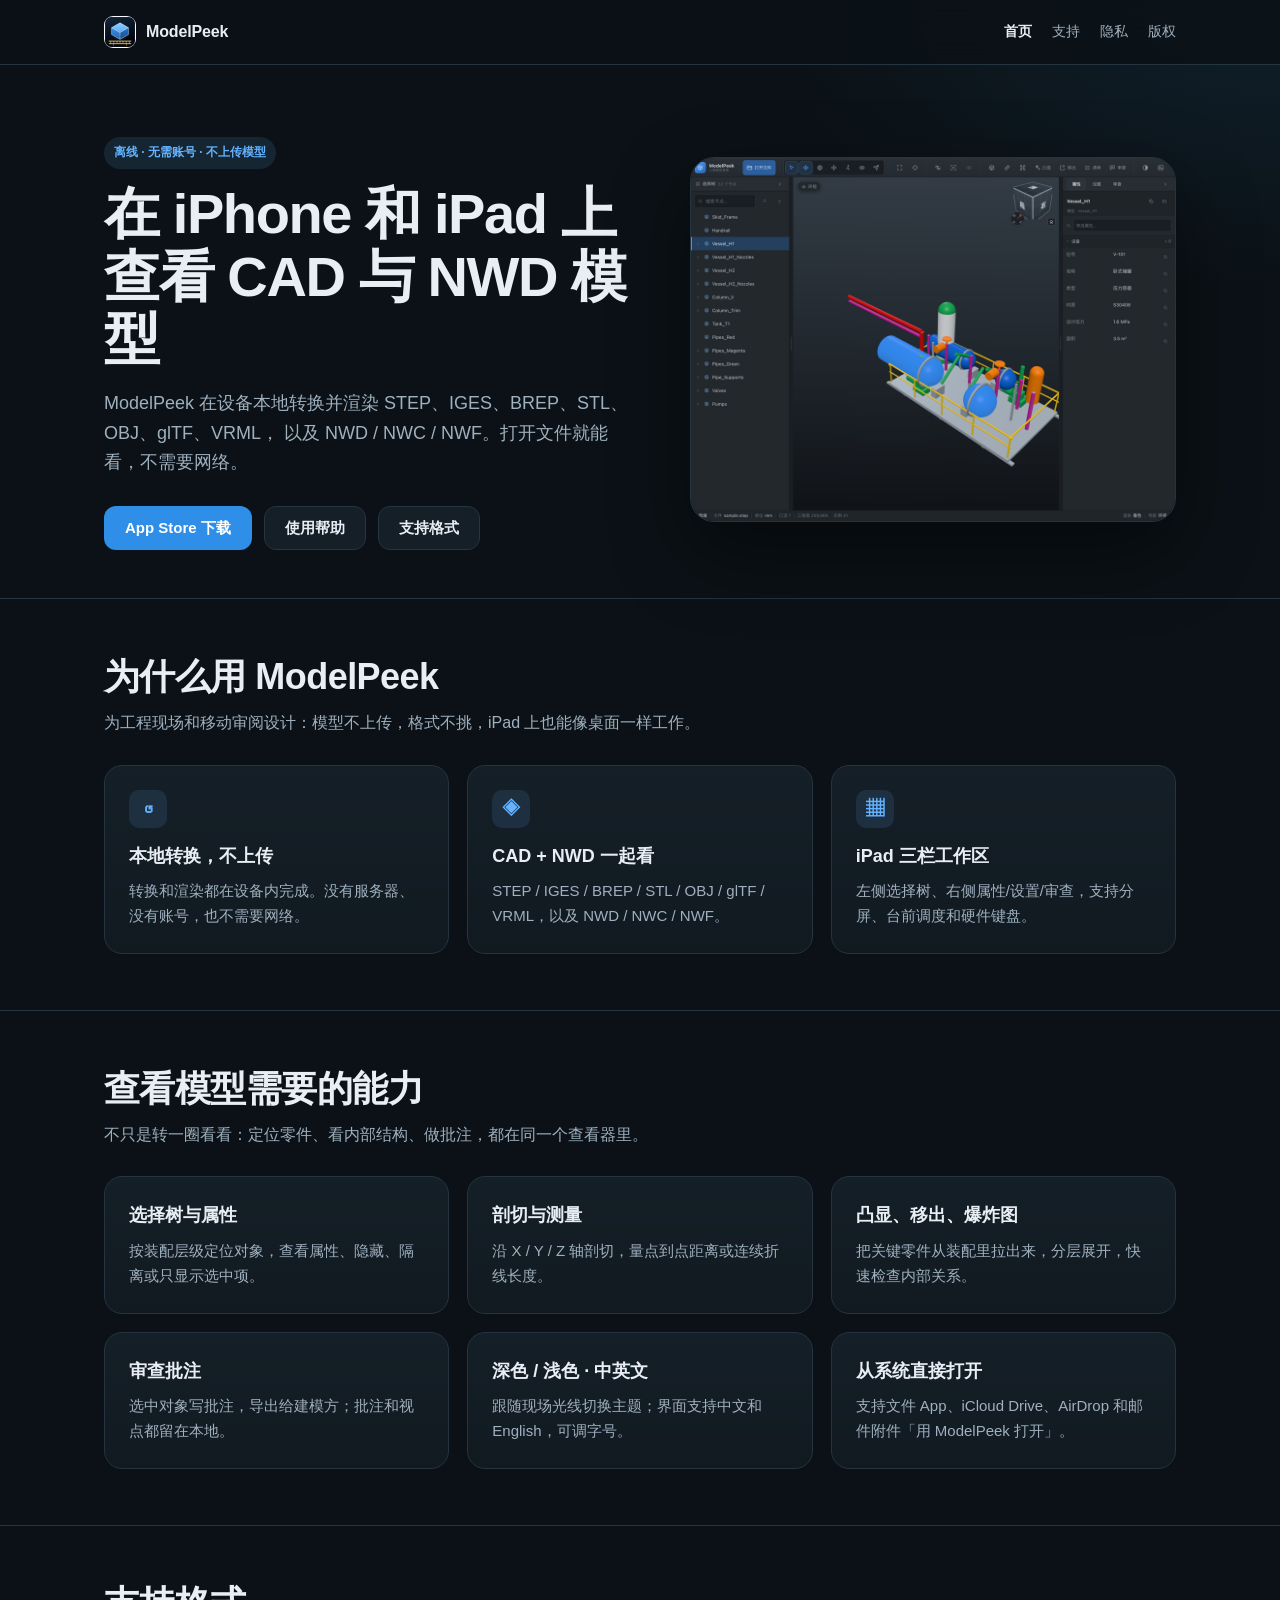
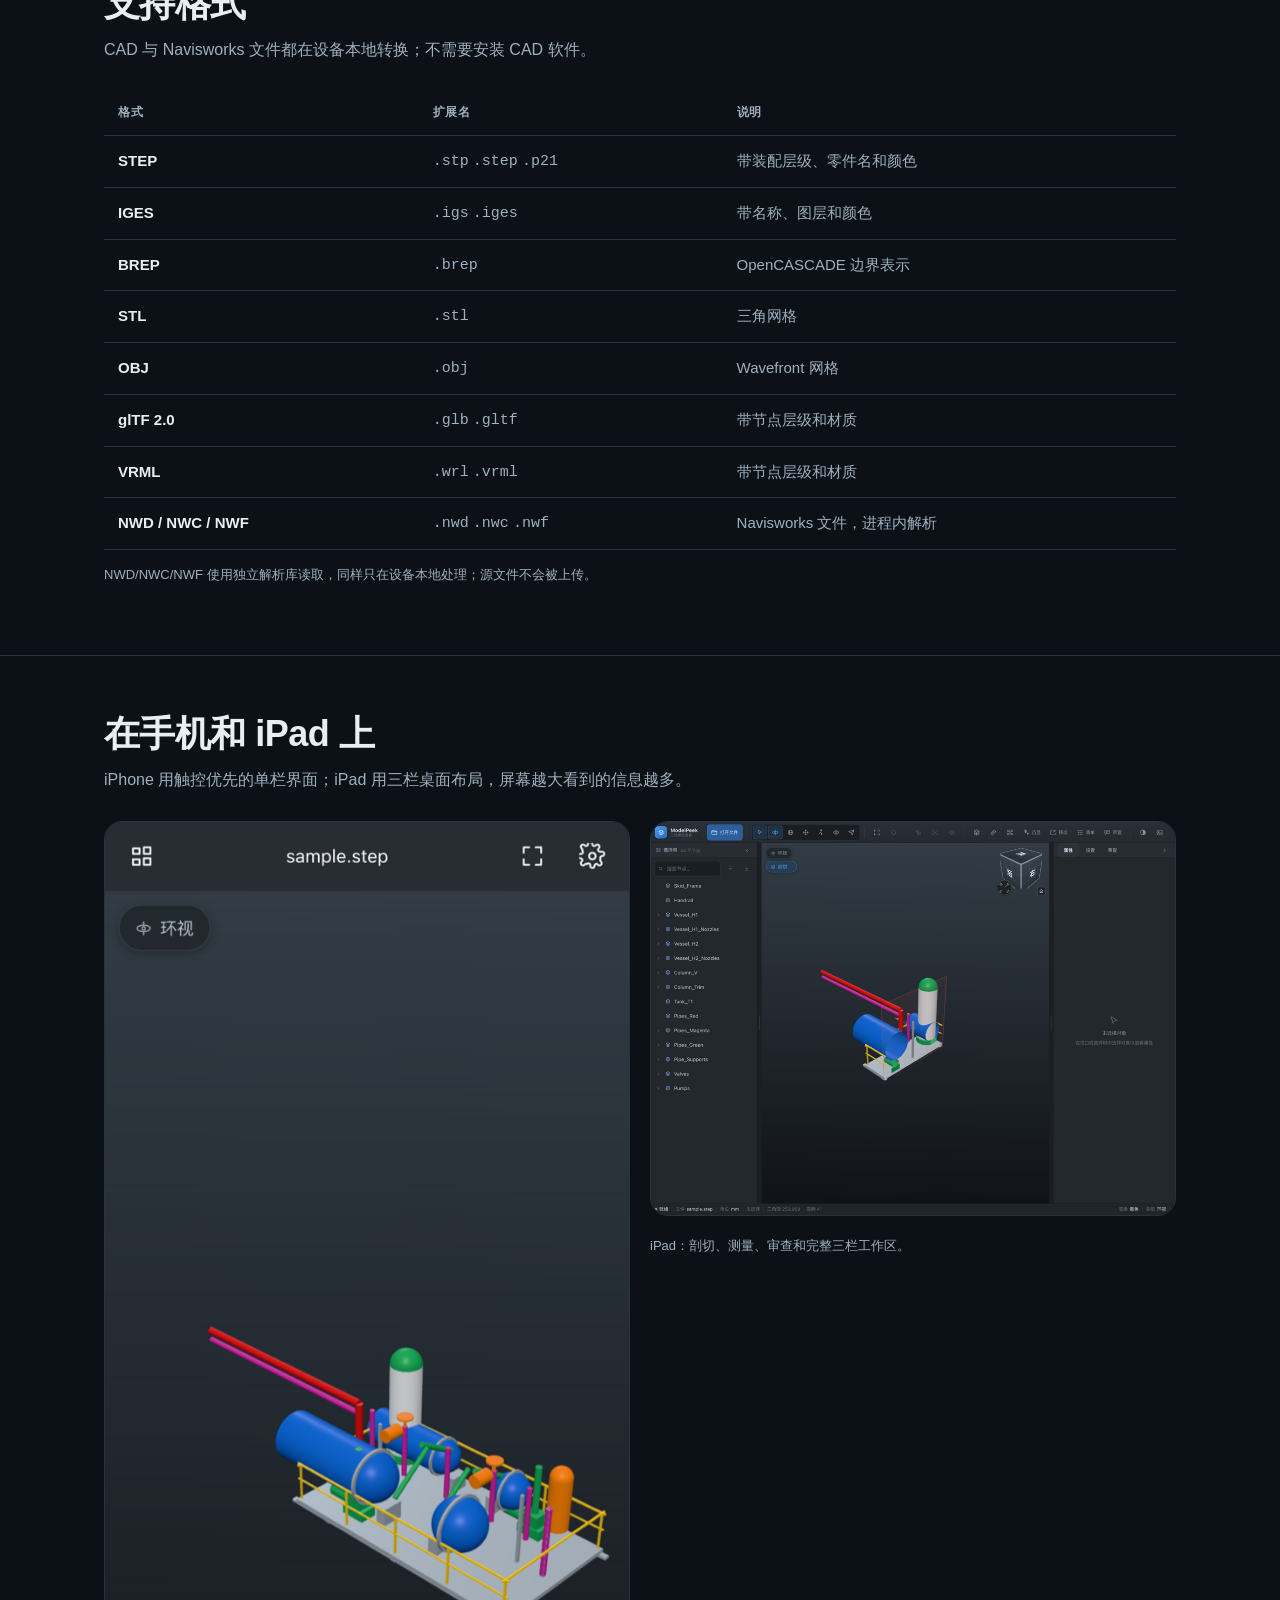
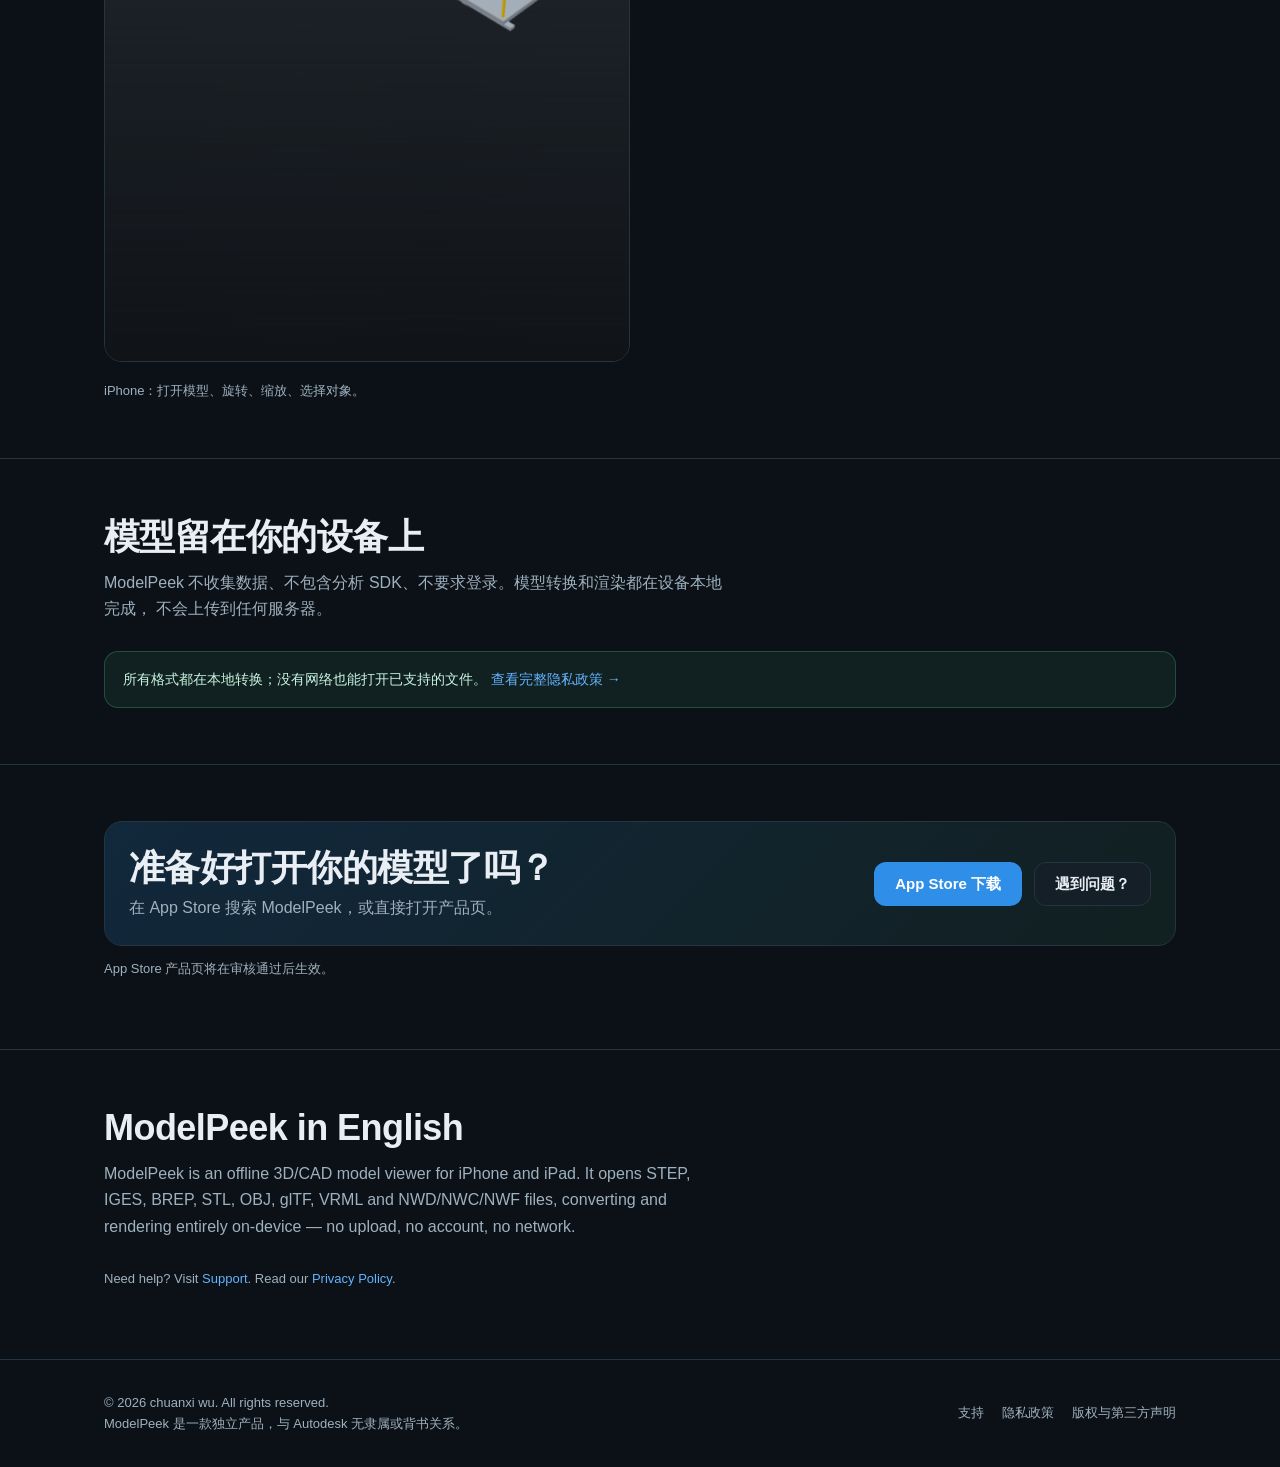
<file: index.html>
<!doctype html>
<html lang="zh-CN">
<head>
  <meta charset="utf-8">
  <meta name="viewport" content="width=device-width, initial-scale=1">
  <meta name="description" content="ModelPeek 是一款离线 3D / CAD 模型查看器，支持 STEP、IGES、BREP、STL、OBJ、glTF、VRML 和 NWD/NWC/NWF，转换与渲染全部在 iPhone / iPad 本地完成。">
  <meta name="theme-color" content="#0b1116">
  <title>ModelPeek — 离线 3D / CAD 模型查看器</title>
  <link rel="icon" href="assets/icon-256.png" type="image/png">
  <link rel="stylesheet" href="site.css">
</head>
<body>
  <header class="site-header">
    <div class="wrap nav">
      <a class="brand" href="index.html" aria-label="ModelPeek 首页">
        <img src="assets/icon-256.png" alt="" width="32" height="32">
        ModelPeek
      </a>
      <nav class="nav-links" aria-label="主导航">
        <a href="index.html" aria-current="page">首页</a>
        <a href="support.html">支持</a>
        <a href="privacy.html">隐私</a>
        <a href="copyright.html">版权</a>
      </nav>
    </div>
  </header>

  <main>
    <section class="hero">
      <div class="wrap hero-grid">
        <div>
          <span class="badge">离线 · 无需账号 · 不上传模型</span>
          <h1>在 iPhone 和 iPad 上查看 CAD 与 NWD 模型</h1>
          <p class="lead">
            ModelPeek 在设备本地转换并渲染 STEP、IGES、BREP、STL、OBJ、glTF、VRML，
            以及 NWD / NWC / NWF。打开文件就能看，不需要网络。
          </p>
          <div class="actions">
            <a class="btn btn-primary" href="https://apps.apple.com/app/id6832817884">App Store 下载</a>
            <a class="btn btn-ghost" href="support.html">使用帮助</a>
            <a class="btn btn-ghost" href="#formats">支持格式</a>
          </div>
        </div>
        <div class="hero-shot">
          <img src="assets/ipad-properties.png"
               alt="ModelPeek 在 iPad 上的三栏布局：左侧选择树、中间 3D 模型、右侧属性面板"
               width="1000" height="750">
        </div>
      </div>
    </section>

    <section class="section" id="why">
      <div class="wrap">
        <h2>为什么用 ModelPeek</h2>
        <p class="section-lead">为工程现场和移动审阅设计：模型不上传，格式不挑，iPad 上也能像桌面一样工作。</p>
        <div class="grid grid-3">
          <article class="card">
            <div class="icon" aria-hidden="true">↺</div>
            <h3>本地转换，不上传</h3>
            <p>转换和渲染都在设备内完成。没有服务器、没有账号，也不需要网络。</p>
          </article>
          <article class="card">
            <div class="icon" aria-hidden="true">◈</div>
            <h3>CAD + NWD 一起看</h3>
            <p>STEP / IGES / BREP / STL / OBJ / glTF / VRML，以及 NWD / NWC / NWF。</p>
          </article>
          <article class="card">
            <div class="icon" aria-hidden="true">▦</div>
            <h3>iPad 三栏工作区</h3>
            <p>左侧选择树、右侧属性/设置/审查，支持分屏、台前调度和硬件键盘。</p>
          </article>
        </div>
      </div>
    </section>

    <section class="section" id="features">
      <div class="wrap">
        <h2>查看模型需要的能力</h2>
        <p class="section-lead">不只是转一圈看看：定位零件、看内部结构、做批注，都在同一个查看器里。</p>
        <div class="grid grid-3">
          <article class="card">
            <h3>选择树与属性</h3>
            <p>按装配层级定位对象，查看属性、隐藏、隔离或只显示选中项。</p>
          </article>
          <article class="card">
            <h3>剖切与测量</h3>
            <p>沿 X / Y / Z 轴剖切，量点到点距离或连续折线长度。</p>
          </article>
          <article class="card">
            <h3>凸显、移出、爆炸图</h3>
            <p>把关键零件从装配里拉出来，分层展开，快速检查内部关系。</p>
          </article>
          <article class="card">
            <h3>审查批注</h3>
            <p>选中对象写批注，导出给建模方；批注和视点都留在本地。</p>
          </article>
          <article class="card">
            <h3>深色 / 浅色 · 中英文</h3>
            <p>跟随现场光线切换主题；界面支持中文和 English，可调字号。</p>
          </article>
          <article class="card">
            <h3>从系统直接打开</h3>
            <p>支持文件 App、iCloud Drive、AirDrop 和邮件附件「用 ModelPeek 打开」。</p>
          </article>
        </div>
      </div>
    </section>

    <section class="section" id="formats">
      <div class="wrap">
        <h2>支持格式</h2>
        <p class="section-lead">CAD 与 Navisworks 文件都在设备本地转换；不需要安装 CAD 软件。</p>
        <table class="formats">
          <thead>
            <tr><th>格式</th><th>扩展名</th><th>说明</th></tr>
          </thead>
          <tbody>
            <tr><td>STEP</td><td><code>.stp</code> <code>.step</code> <code>.p21</code></td><td>带装配层级、零件名和颜色</td></tr>
            <tr><td>IGES</td><td><code>.igs</code> <code>.iges</code></td><td>带名称、图层和颜色</td></tr>
            <tr><td>BREP</td><td><code>.brep</code></td><td>OpenCASCADE 边界表示</td></tr>
            <tr><td>STL</td><td><code>.stl</code></td><td>三角网格</td></tr>
            <tr><td>OBJ</td><td><code>.obj</code></td><td>Wavefront 网格</td></tr>
            <tr><td>glTF 2.0</td><td><code>.glb</code> <code>.gltf</code></td><td>带节点层级和材质</td></tr>
            <tr><td>VRML</td><td><code>.wrl</code> <code>.vrml</code></td><td>带节点层级和材质</td></tr>
            <tr><td>NWD / NWC / NWF</td><td><code>.nwd</code> <code>.nwc</code> <code>.nwf</code></td><td>Navisworks 文件，进程内解析</td></tr>
          </tbody>
        </table>
        <p class="small muted" style="margin-top:14px">
          NWD/NWC/NWF 使用独立解析库读取，同样只在设备本地处理；源文件不会被上传。
        </p>
      </div>
    </section>

    <section class="section" id="screens">
      <div class="wrap">
        <h2>在手机和 iPad 上</h2>
        <p class="section-lead">iPhone 用触控优先的单栏界面；iPad 用三栏桌面布局，屏幕越大看到的信息越多。</p>
        <div class="shots">
          <figure>
            <img src="assets/iphone-overview.png"
                 alt="ModelPeek 在 iPhone 上显示 3D 模型和顶部工具栏"
                 width="600" height="1304" loading="lazy">
            <figcaption>iPhone：打开模型、旋转、缩放、选择对象。</figcaption>
          </figure>
          <figure>
            <img src="assets/ipad-section.png"
                 alt="ModelPeek 在 iPad 上显示剖切视图"
                 width="1000" height="750" loading="lazy">
            <figcaption>iPad：剖切、测量、审查和完整三栏工作区。</figcaption>
          </figure>
        </div>
      </div>
    </section>

    <section class="section" id="privacy">
      <div class="wrap">
        <h2>模型留在你的设备上</h2>
        <p class="section-lead">
          ModelPeek 不收集数据、不包含分析 SDK、不要求登录。模型转换和渲染都在设备本地完成，
          不会上传到任何服务器。
        </p>
        <div class="note">
          所有格式都在本地转换；没有网络也能打开已支持的文件。
          <a href="privacy.html">查看完整隐私政策 →</a>
        </div>
      </div>
    </section>

    <section class="section" id="download">
      <div class="wrap">
        <div class="contact">
          <div>
            <h2 style="margin-bottom:6px">准备好打开你的模型了吗？</h2>
            <p class="muted" style="margin:0">在 App Store 搜索 ModelPeek，或直接打开产品页。</p>
          </div>
          <div class="actions" style="margin-top:0">
            <a class="btn btn-primary" href="https://apps.apple.com/app/id6832817884">App Store 下载</a>
            <a class="btn btn-ghost" href="support.html">遇到问题？</a>
          </div>
        </div>
        <p class="small muted" style="margin-top:12px">App Store 产品页将在审核通过后生效。</p>
      </div>
    </section>

    <section class="section" id="english">
      <div class="wrap">
        <h2>ModelPeek in English</h2>
        <p class="section-lead">
          ModelPeek is an offline 3D/CAD model viewer for iPhone and iPad. It opens STEP,
          IGES, BREP, STL, OBJ, glTF, VRML and NWD/NWC/NWF files, converting and rendering
          entirely on-device — no upload, no account, no network.
        </p>
        <p class="small muted">
          Need help? Visit <a href="support.html">Support</a>. Read our
          <a href="privacy.html">Privacy Policy</a>.
        </p>
      </div>
    </section>
  </main>

  <footer class="site-footer">
    <div class="wrap footer-grid">
      <div>
        <div>© 2026 chuanxi wu. All rights reserved.</div>
        <div class="small">ModelPeek 是一款独立产品，与 Autodesk 无隶属或背书关系。</div>
      </div>
      <nav class="footer-links" aria-label="页脚链接">
        <a href="support.html">支持</a>
        <a href="privacy.html">隐私政策</a>
        <a href="copyright.html">版权与第三方声明</a>
      </nav>
    </div>
  </footer>
</body>
</html>
</file>
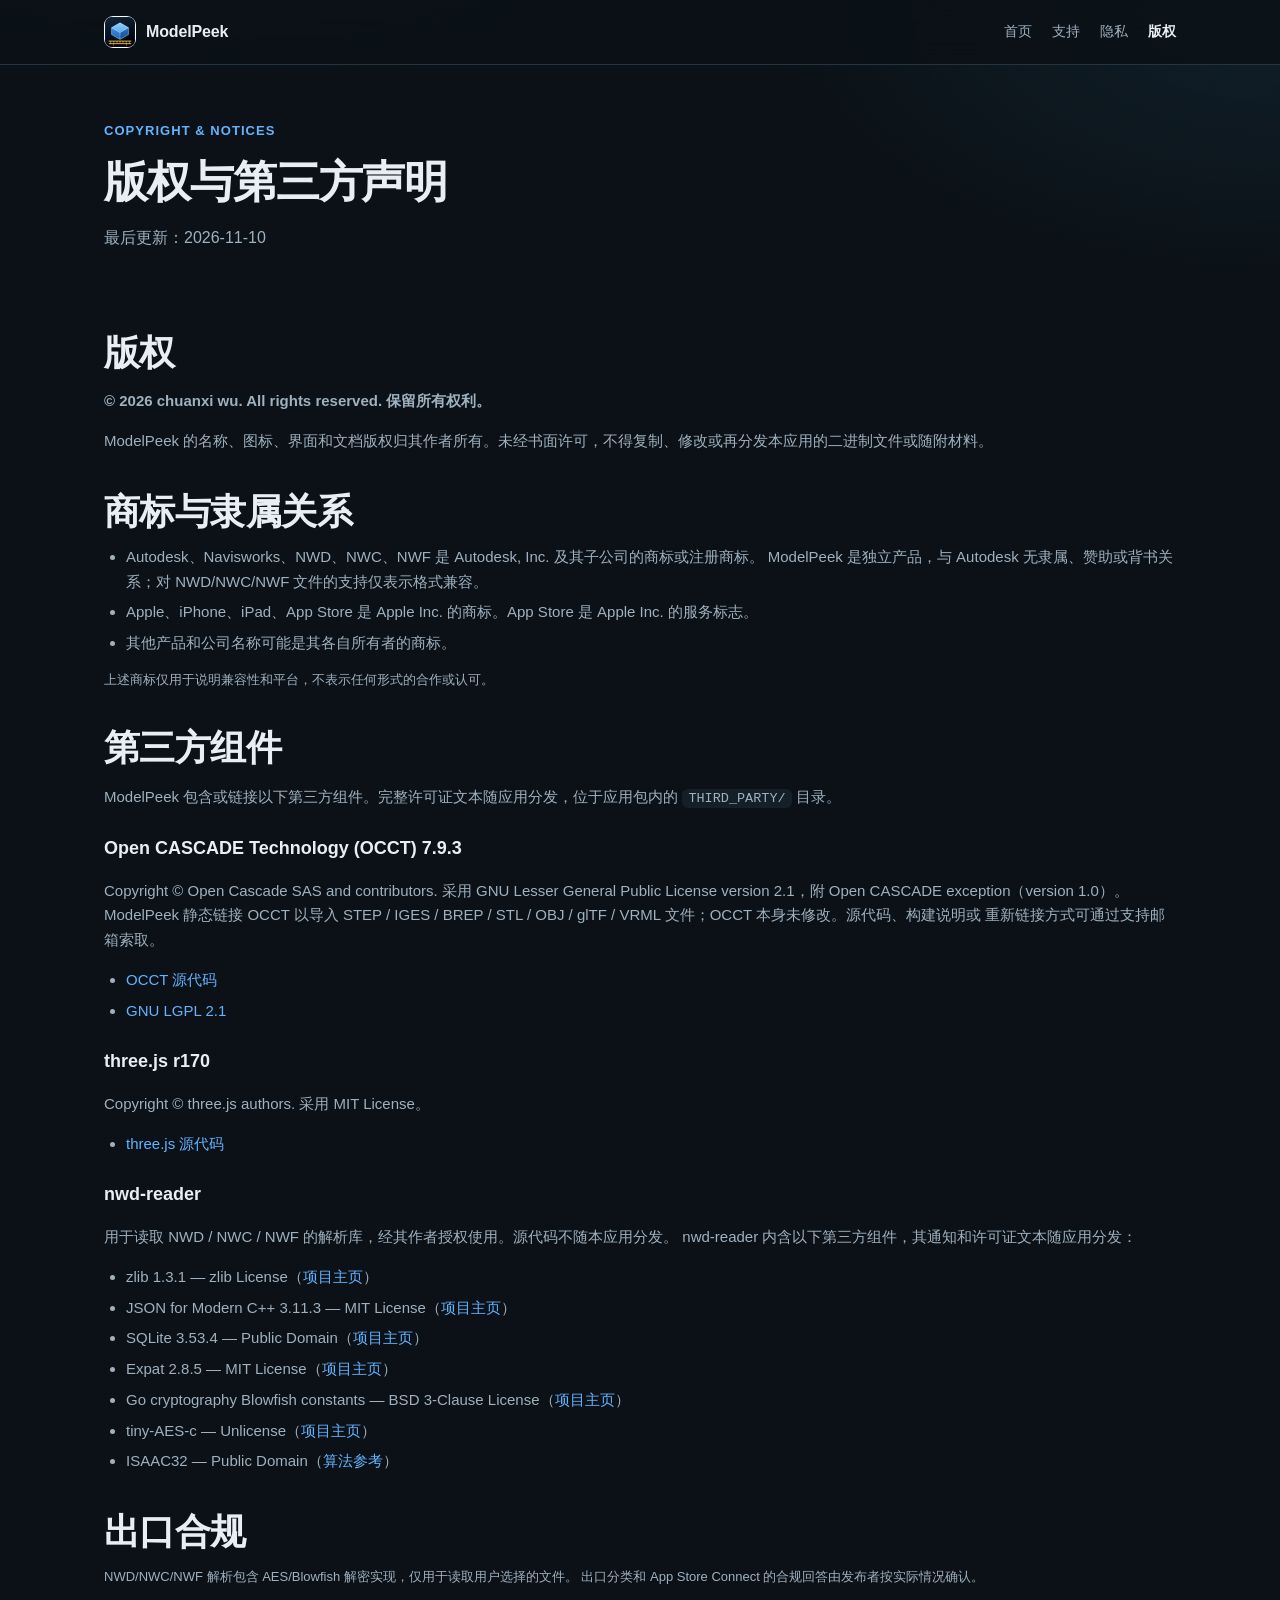
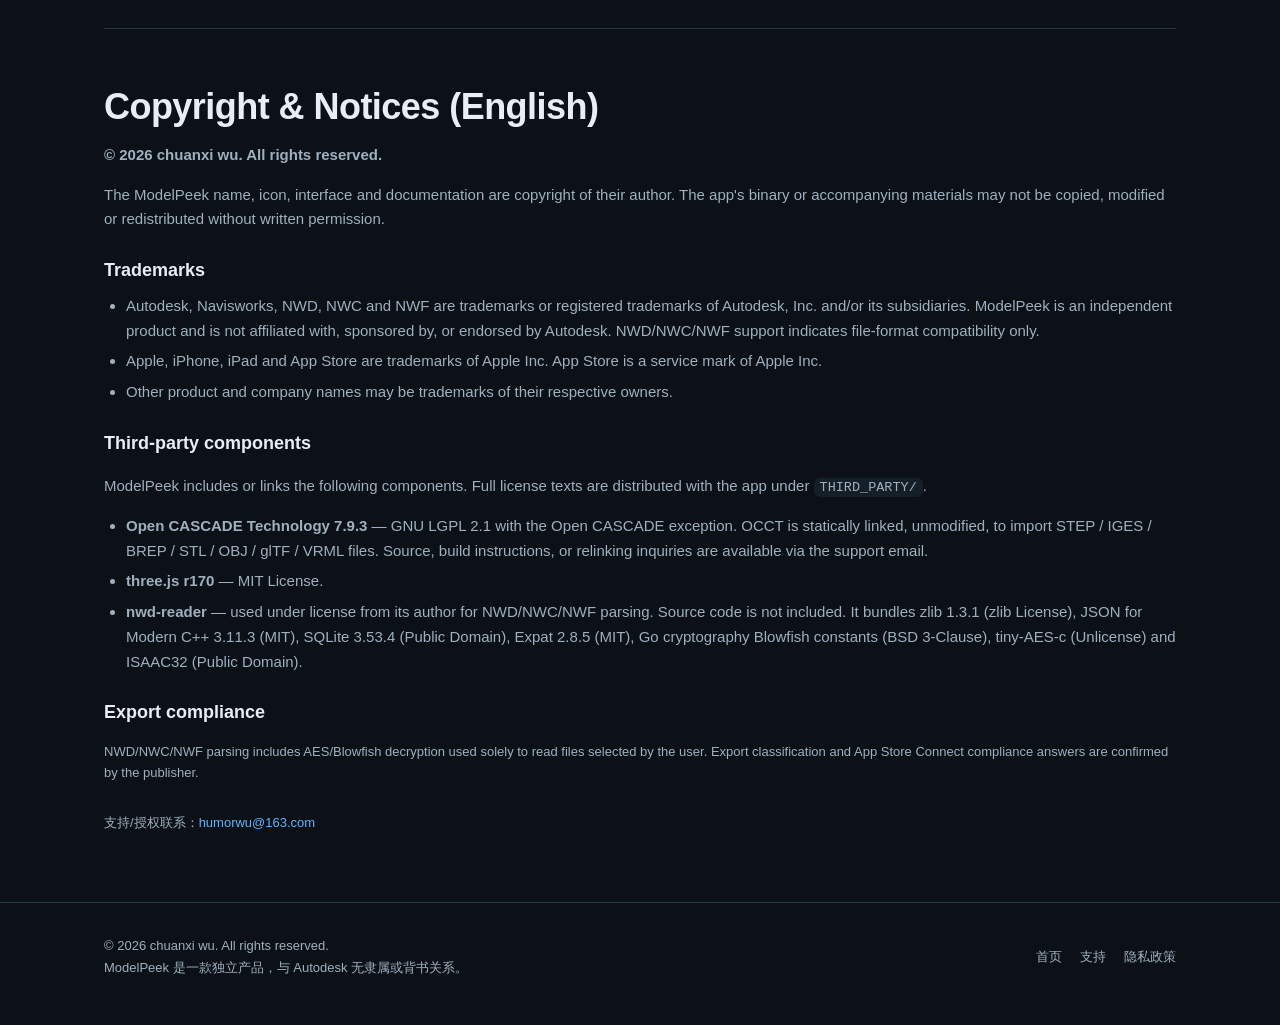
<file: copyright.html>
<!doctype html>
<html lang="zh-CN">
<head>
  <meta charset="utf-8">
  <meta name="viewport" content="width=device-width, initial-scale=1">
  <meta name="description" content="ModelPeek 版权、商标与第三方组件声明。">
  <meta name="theme-color" content="#0b1116">
  <title>版权与第三方声明 — ModelPeek</title>
  <link rel="icon" href="assets/icon-256.png" type="image/png">
  <link rel="stylesheet" href="site.css">
</head>
<body>
  <header class="site-header">
    <div class="wrap nav">
      <a class="brand" href="index.html" aria-label="ModelPeek 首页">
        <img src="assets/icon-256.png" alt="" width="32" height="32">
        ModelPeek
      </a>
      <nav class="nav-links" aria-label="主导航">
        <a href="index.html">首页</a>
        <a href="support.html">支持</a>
        <a href="privacy.html">隐私</a>
        <a href="copyright.html" aria-current="page">版权</a>
      </nav>
    </div>
  </header>

  <main>
    <section class="page-head">
      <div class="wrap">
        <span class="eyebrow">Copyright &amp; Notices</span>
        <h1>版权与第三方声明</h1>
        <p>最后更新：2026-11-10</p>
      </div>
    </section>

    <section class="section" style="border-top:0;padding-top:16px">
      <div class="wrap legal">
        <h2>版权</h2>
        <p><strong>© 2026 chuanxi wu. All rights reserved. 保留所有权利。</strong></p>
        <p>ModelPeek 的名称、图标、界面和文档版权归其作者所有。未经书面许可，不得复制、修改或再分发本应用的二进制文件或随附材料。</p>

        <h2>商标与隶属关系</h2>
        <ul>
          <li>Autodesk、Navisworks、NWD、NWC、NWF 是 Autodesk, Inc. 及其子公司的商标或注册商标。
            ModelPeek 是独立产品，与 Autodesk 无隶属、赞助或背书关系；对 NWD/NWC/NWF 文件的支持仅表示格式兼容。</li>
          <li>Apple、iPhone、iPad、App Store 是 Apple Inc. 的商标。App Store 是 Apple Inc. 的服务标志。</li>
          <li>其他产品和公司名称可能是其各自所有者的商标。</li>
        </ul>
        <p class="small">上述商标仅用于说明兼容性和平台，不表示任何形式的合作或认可。</p>

        <h2>第三方组件</h2>
        <p>ModelPeek 包含或链接以下第三方组件。完整许可证文本随应用分发，位于应用包内的
          <code>THIRD_PARTY/</code> 目录。</p>

        <h3>Open CASCADE Technology (OCCT) 7.9.3</h3>
        <p>Copyright © Open Cascade SAS and contributors. 采用 GNU Lesser General Public License
          version 2.1，附 Open CASCADE exception（version 1.0）。ModelPeek 静态链接 OCCT 以导入
          STEP / IGES / BREP / STL / OBJ / glTF / VRML 文件；OCCT 本身未修改。源代码、构建说明或
          重新链接方式可通过支持邮箱索取。</p>
        <ul>
          <li><a href="https://github.com/Open-Cascade-SAS/OCCT" rel="noopener">OCCT 源代码</a></li>
          <li><a href="https://www.gnu.org/licenses/old-licenses/lgpl-2.1.html" rel="noopener">GNU LGPL 2.1</a></li>
        </ul>

        <h3>three.js r170</h3>
        <p>Copyright © three.js authors. 采用 MIT License。</p>
        <ul>
          <li><a href="https://github.com/mrdoob/three.js" rel="noopener">three.js 源代码</a></li>
        </ul>

        <h3>nwd-reader</h3>
        <p>用于读取 NWD / NWC / NWF 的解析库，经其作者授权使用。源代码不随本应用分发。
          nwd-reader 内含以下第三方组件，其通知和许可证文本随应用分发：</p>
        <ul>
          <li>zlib 1.3.1 — zlib License（<a href="https://github.com/madler/zlib" rel="noopener">项目主页</a>）</li>
          <li>JSON for Modern C++ 3.11.3 — MIT License（<a href="https://github.com/nlohmann/json" rel="noopener">项目主页</a>）</li>
          <li>SQLite 3.53.4 — Public Domain（<a href="https://www.sqlite.org" rel="noopener">项目主页</a>）</li>
          <li>Expat 2.8.5 — MIT License（<a href="https://github.com/libexpat/libexpat" rel="noopener">项目主页</a>）</li>
          <li>Go cryptography Blowfish constants — BSD 3-Clause License（<a href="https://github.com/golang/crypto" rel="noopener">项目主页</a>）</li>
          <li>tiny-AES-c — Unlicense（<a href="https://github.com/kokke/tiny-AES-c" rel="noopener">项目主页</a>）</li>
          <li>ISAAC32 — Public Domain（<a href="https://burtleburtle.net/bob/rand/isaacafa.html" rel="noopener">算法参考</a>）</li>
        </ul>

        <h2>出口合规</h2>
        <p class="small">NWD/NWC/NWF 解析包含 AES/Blowfish 解密实现，仅用于读取用户选择的文件。
          出口分类和 App Store Connect 的合规回答由发布者按实际情况确认。</p>

        <div class="lang-block">
          <h2>Copyright &amp; Notices (English)</h2>
          <p><strong>© 2026 chuanxi wu. All rights reserved.</strong></p>
          <p>The ModelPeek name, icon, interface and documentation are copyright of their author.
            The app's binary or accompanying materials may not be copied, modified or redistributed
            without written permission.</p>

          <h3>Trademarks</h3>
          <ul>
            <li>Autodesk, Navisworks, NWD, NWC and NWF are trademarks or registered trademarks of
              Autodesk, Inc. and/or its subsidiaries. ModelPeek is an independent product and is not
              affiliated with, sponsored by, or endorsed by Autodesk. NWD/NWC/NWF support indicates
              file-format compatibility only.</li>
            <li>Apple, iPhone, iPad and App Store are trademarks of Apple Inc. App Store is a service
              mark of Apple Inc.</li>
            <li>Other product and company names may be trademarks of their respective owners.</li>
          </ul>

          <h3>Third-party components</h3>
          <p>ModelPeek includes or links the following components. Full license texts are distributed
            with the app under <code>THIRD_PARTY/</code>.</p>
          <ul>
            <li><strong>Open CASCADE Technology 7.9.3</strong> — GNU LGPL 2.1 with the Open CASCADE
              exception. OCCT is statically linked, unmodified, to import STEP / IGES / BREP / STL /
              OBJ / glTF / VRML files. Source, build instructions, or relinking inquiries are available
              via the support email.</li>
            <li><strong>three.js r170</strong> — MIT License.</li>
            <li><strong>nwd-reader</strong> — used under license from its author for NWD/NWC/NWF parsing.
              Source code is not included. It bundles zlib 1.3.1 (zlib License), JSON for Modern C++
              3.11.3 (MIT), SQLite 3.53.4 (Public Domain), Expat 2.8.5 (MIT), Go cryptography Blowfish
              constants (BSD 3-Clause), tiny-AES-c (Unlicense) and ISAAC32 (Public Domain).</li>
          </ul>

          <h3>Export compliance</h3>
          <p class="small">NWD/NWC/NWF parsing includes AES/Blowfish decryption used solely to read
            files selected by the user. Export classification and App Store Connect compliance answers
            are confirmed by the publisher.</p>
        </div>

        <p class="small" style="margin-top:28px">
          支持/授权联系：<a href="mailto:humorwu@163.com">humorwu@163.com</a>
        </p>
      </div>
    </section>
  </main>

  <footer class="site-footer">
    <div class="wrap footer-grid">
      <div>
        <div>© 2026 chuanxi wu. All rights reserved.</div>
        <div class="small">ModelPeek 是一款独立产品，与 Autodesk 无隶属或背书关系。</div>
      </div>
      <nav class="footer-links" aria-label="页脚链接">
        <a href="index.html">首页</a>
        <a href="support.html">支持</a>
        <a href="privacy.html">隐私政策</a>
      </nav>
    </div>
  </footer>
</body>
</html>
</file>
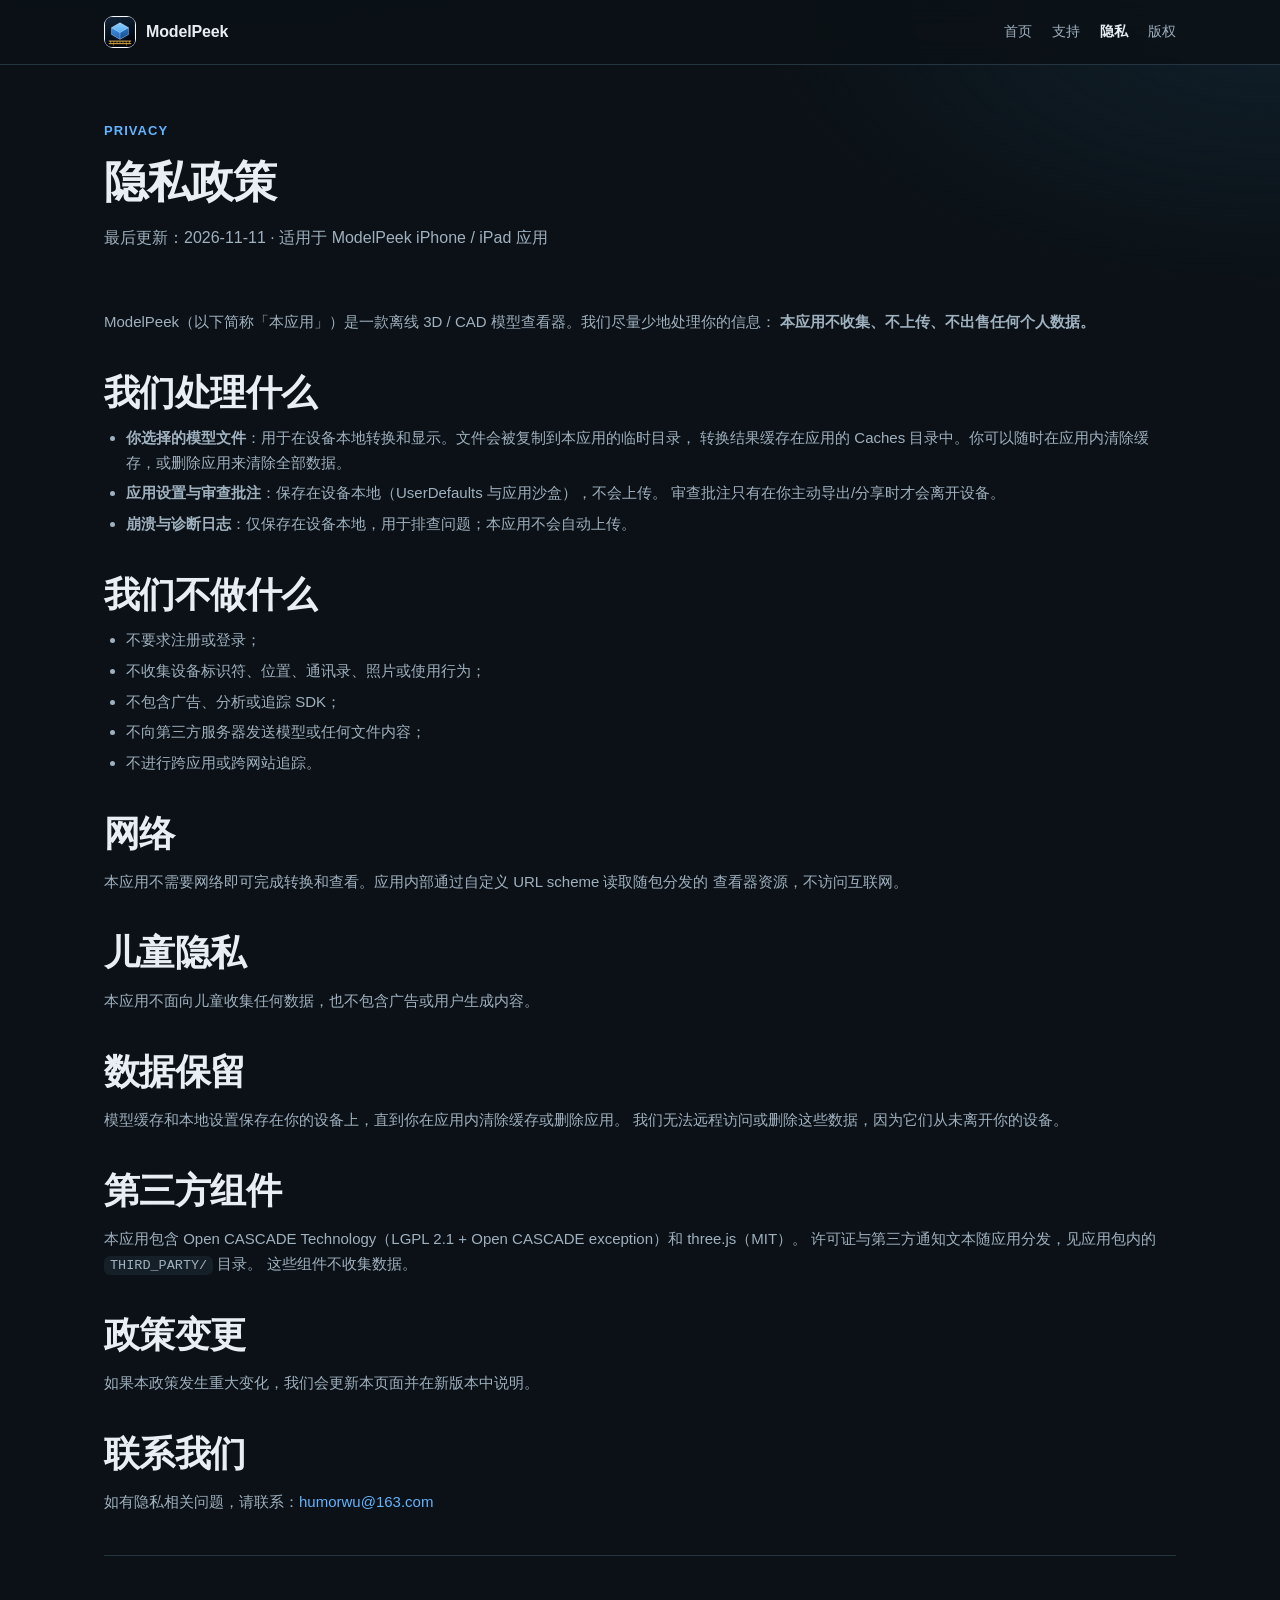
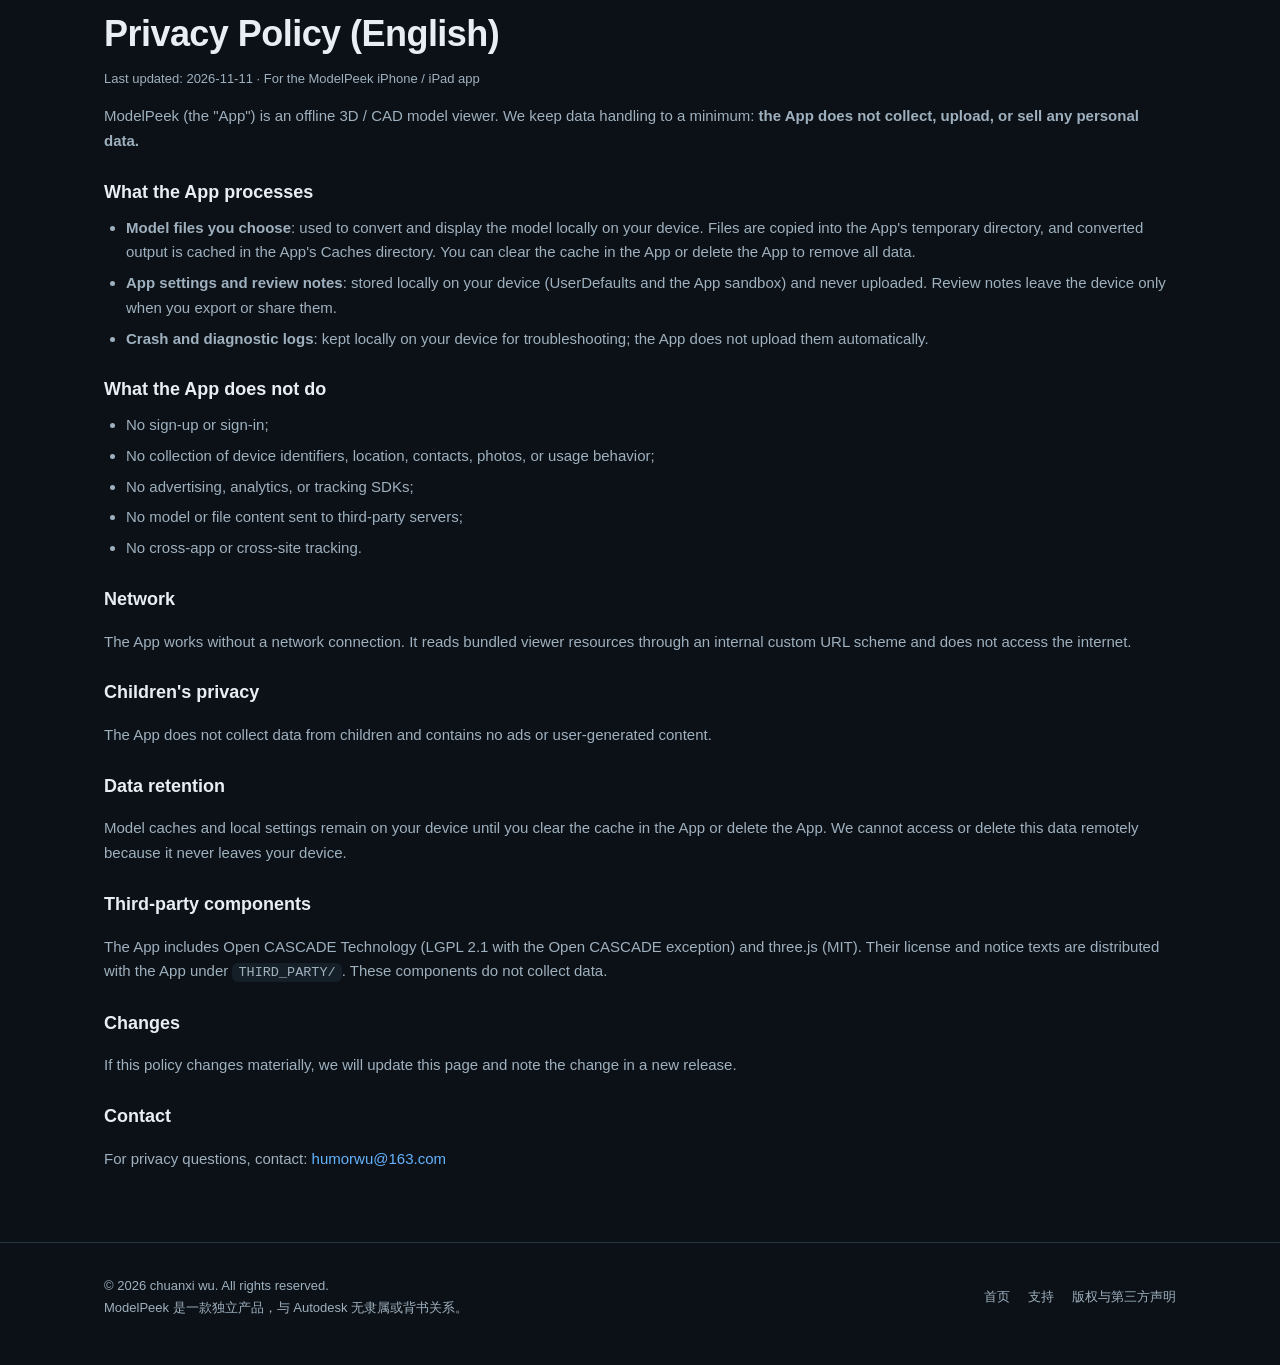
<file: privacy.html>
<!doctype html>
<html lang="zh-CN">
<head>
  <meta charset="utf-8">
  <meta name="viewport" content="width=device-width, initial-scale=1">
  <meta name="description" content="ModelPeek 隐私政策：不收集、不上传、不出售个人数据；模型转换和渲染全部在设备本地完成。">
  <meta name="theme-color" content="#0b1116">
  <title>隐私政策 — ModelPeek</title>
  <link rel="icon" href="assets/icon-256.png" type="image/png">
  <link rel="stylesheet" href="site.css">
</head>
<body>
  <header class="site-header">
    <div class="wrap nav">
      <a class="brand" href="index.html" aria-label="ModelPeek 首页">
        <img src="assets/icon-256.png" alt="" width="32" height="32">
        ModelPeek
      </a>
      <nav class="nav-links" aria-label="主导航">
        <a href="index.html">首页</a>
        <a href="support.html">支持</a>
        <a href="privacy.html" aria-current="page">隐私</a>
        <a href="copyright.html">版权</a>
      </nav>
    </div>
  </header>

  <main>
    <section class="page-head">
      <div class="wrap">
        <span class="eyebrow">Privacy</span>
        <h1>隐私政策</h1>
        <p>最后更新：2026-11-11 · 适用于 ModelPeek iPhone / iPad 应用</p>
      </div>
    </section>

    <section class="section" style="border-top:0;padding-top:16px">
      <div class="wrap legal">
        <p>
          ModelPeek（以下简称「本应用」）是一款离线 3D / CAD 模型查看器。我们尽量少地处理你的信息：
          <strong>本应用不收集、不上传、不出售任何个人数据。</strong>
        </p>

        <h2>我们处理什么</h2>
        <ul>
          <li><strong>你选择的模型文件</strong>：用于在设备本地转换和显示。文件会被复制到本应用的临时目录，
            转换结果缓存在应用的 Caches 目录中。你可以随时在应用内清除缓存，或删除应用来清除全部数据。</li>
          <li><strong>应用设置与审查批注</strong>：保存在设备本地（UserDefaults 与应用沙盒），不会上传。
            审查批注只有在你主动导出/分享时才会离开设备。</li>
          <li><strong>崩溃与诊断日志</strong>：仅保存在设备本地，用于排查问题；本应用不会自动上传。</li>
        </ul>

        <h2>我们不做什么</h2>
        <ul>
          <li>不要求注册或登录；</li>
          <li>不收集设备标识符、位置、通讯录、照片或使用行为；</li>
          <li>不包含广告、分析或追踪 SDK；</li>
          <li>不向第三方服务器发送模型或任何文件内容；</li>
          <li>不进行跨应用或跨网站追踪。</li>
        </ul>

        <h2>网络</h2>
        <p>本应用不需要网络即可完成转换和查看。应用内部通过自定义 URL scheme 读取随包分发的
          查看器资源，不访问互联网。</p>

        <h2>儿童隐私</h2>
        <p>本应用不面向儿童收集任何数据，也不包含广告或用户生成内容。</p>

        <h2>数据保留</h2>
        <p>模型缓存和本地设置保存在你的设备上，直到你在应用内清除缓存或删除应用。
          我们无法远程访问或删除这些数据，因为它们从未离开你的设备。</p>

        <h2>第三方组件</h2>
        <p>本应用包含 Open CASCADE Technology（LGPL 2.1 + Open CASCADE exception）和 three.js（MIT）。
          许可证与第三方通知文本随应用分发，见应用包内的 <code>THIRD_PARTY/</code> 目录。
          这些组件不收集数据。</p>

        <h2>政策变更</h2>
        <p>如果本政策发生重大变化，我们会更新本页面并在新版本中说明。</p>

        <h2>联系我们</h2>
        <p>如有隐私相关问题，请联系：<a href="mailto:humorwu@163.com">humorwu@163.com</a></p>

        <div class="lang-block">
          <h2>Privacy Policy (English)</h2>
          <p class="small">Last updated: 2026-11-11 · For the ModelPeek iPhone / iPad app</p>

          <p>ModelPeek (the "App") is an offline 3D / CAD model viewer. We keep data handling to a minimum:
            <strong>the App does not collect, upload, or sell any personal data.</strong></p>

          <h3>What the App processes</h3>
          <ul>
            <li><strong>Model files you choose</strong>: used to convert and display the model locally on your
              device. Files are copied into the App's temporary directory, and converted output is cached in the
              App's Caches directory. You can clear the cache in the App or delete the App to remove all data.</li>
            <li><strong>App settings and review notes</strong>: stored locally on your device (UserDefaults and the
              App sandbox) and never uploaded. Review notes leave the device only when you export or share them.</li>
            <li><strong>Crash and diagnostic logs</strong>: kept locally on your device for troubleshooting; the App
              does not upload them automatically.</li>
          </ul>

          <h3>What the App does not do</h3>
          <ul>
            <li>No sign-up or sign-in;</li>
            <li>No collection of device identifiers, location, contacts, photos, or usage behavior;</li>
            <li>No advertising, analytics, or tracking SDKs;</li>
            <li>No model or file content sent to third-party servers;</li>
            <li>No cross-app or cross-site tracking.</li>
          </ul>

          <h3>Network</h3>
          <p>The App works without a network connection. It reads bundled viewer resources through an
            internal custom URL scheme and does not access the internet.</p>

          <h3>Children's privacy</h3>
          <p>The App does not collect data from children and contains no ads or user-generated content.</p>

          <h3>Data retention</h3>
          <p>Model caches and local settings remain on your device until you clear the cache in the App or
            delete the App. We cannot access or delete this data remotely because it never leaves your device.</p>

          <h3>Third-party components</h3>
          <p>The App includes Open CASCADE Technology (LGPL 2.1 with the Open CASCADE exception) and
            three.js (MIT). Their license and notice texts are distributed with the App under
            <code>THIRD_PARTY/</code>. These components do not collect data.</p>

          <h3>Changes</h3>
          <p>If this policy changes materially, we will update this page and note the change in a new release.</p>

          <h3>Contact</h3>
          <p>For privacy questions, contact: <a href="mailto:humorwu@163.com">humorwu@163.com</a></p>
        </div>
      </div>
    </section>
  </main>

  <footer class="site-footer">
    <div class="wrap footer-grid">
      <div>
        <div>© 2026 chuanxi wu. All rights reserved.</div>
        <div class="small">ModelPeek 是一款独立产品，与 Autodesk 无隶属或背书关系。</div>
      </div>
      <nav class="footer-links" aria-label="页脚链接">
        <a href="index.html">首页</a>
        <a href="support.html">支持</a>
        <a href="copyright.html">版权与第三方声明</a>
      </nav>
    </div>
  </footer>
</body>
</html>
</file>
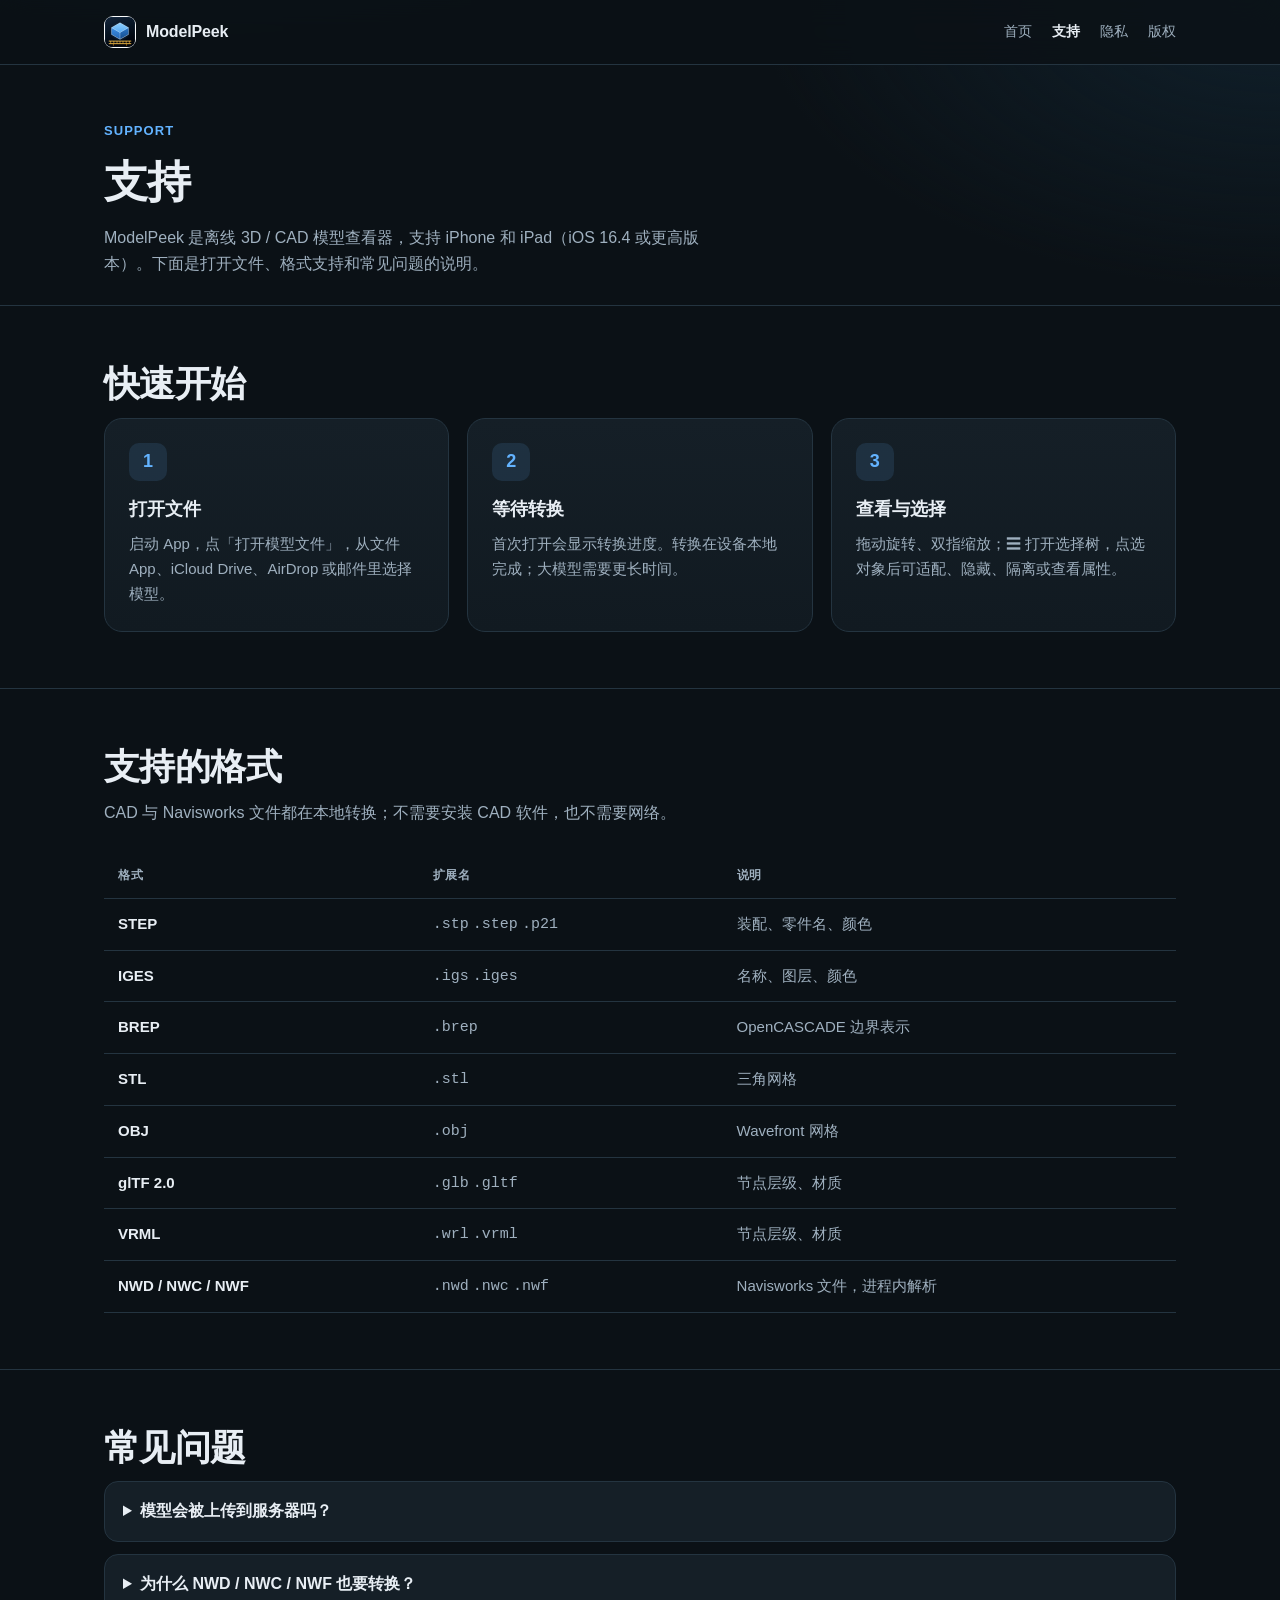
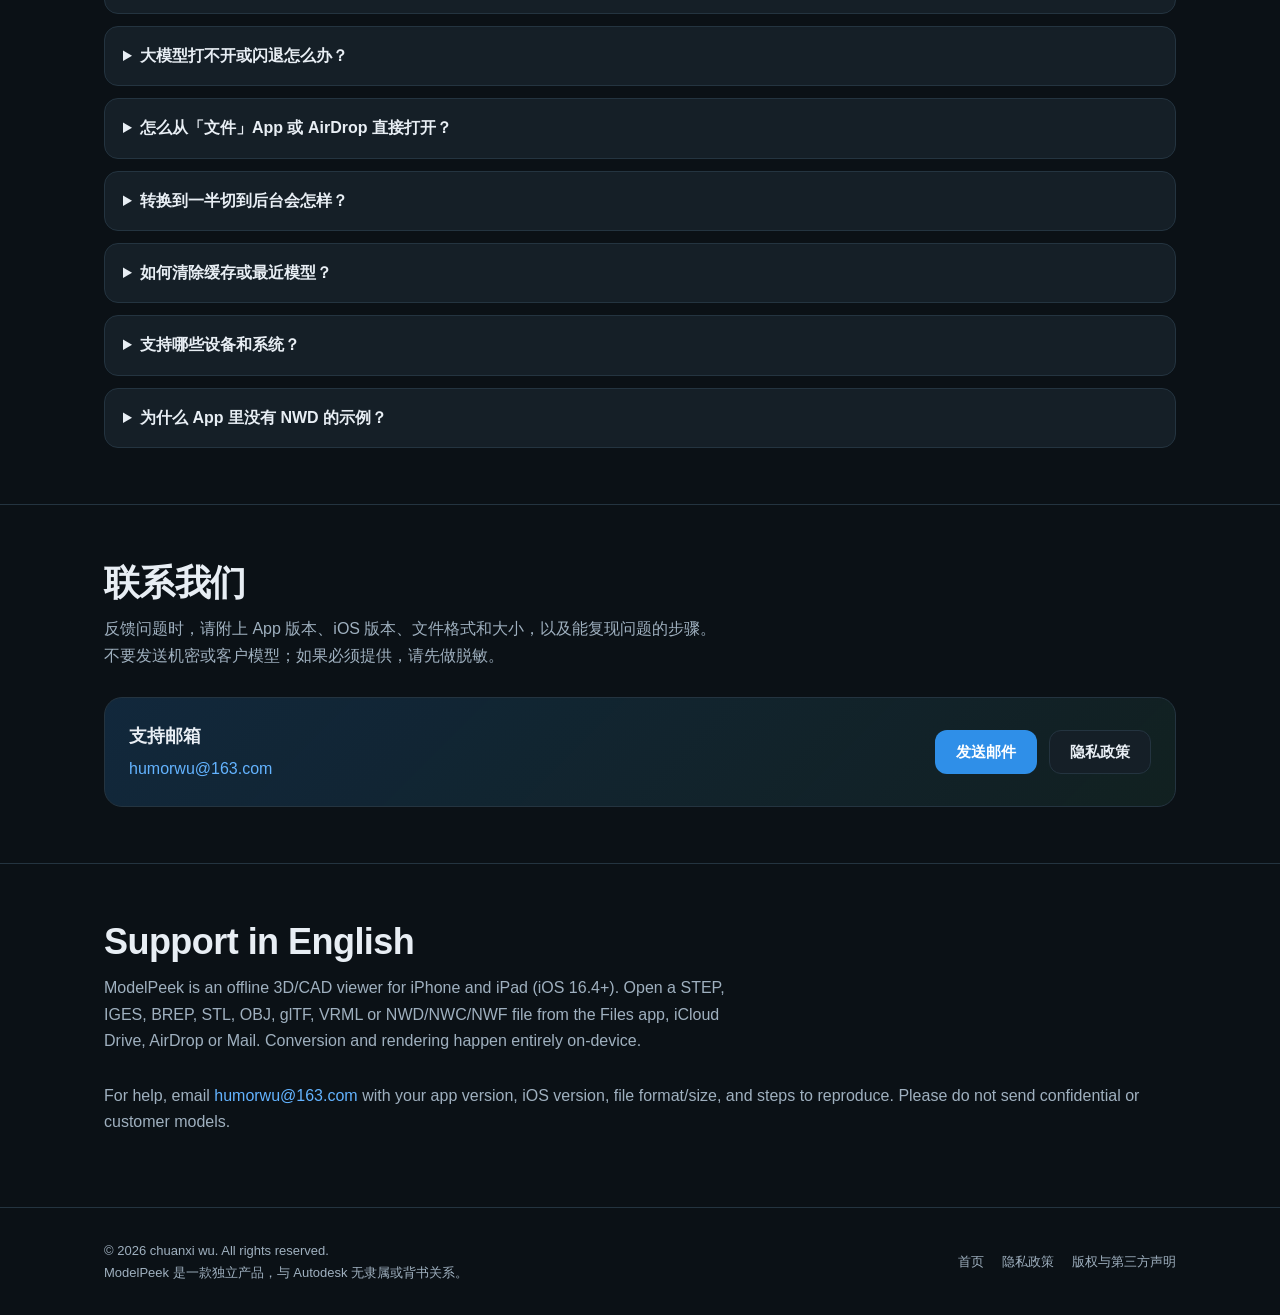
<file: support.html>
<!doctype html>
<html lang="zh-CN">
<head>
  <meta charset="utf-8">
  <meta name="viewport" content="width=device-width, initial-scale=1">
  <meta name="description" content="ModelPeek 支持页面：打开模型、支持的格式、常见问题与联系方式。">
  <meta name="theme-color" content="#0b1116">
  <title>支持 — ModelPeek</title>
  <link rel="icon" href="assets/icon-256.png" type="image/png">
  <link rel="stylesheet" href="site.css">
</head>
<body>
  <header class="site-header">
    <div class="wrap nav">
      <a class="brand" href="index.html" aria-label="ModelPeek 首页">
        <img src="assets/icon-256.png" alt="" width="32" height="32">
        ModelPeek
      </a>
      <nav class="nav-links" aria-label="主导航">
        <a href="index.html">首页</a>
        <a href="support.html" aria-current="page">支持</a>
        <a href="privacy.html">隐私</a>
        <a href="copyright.html">版权</a>
      </nav>
    </div>
  </header>

  <main>
    <section class="page-head">
      <div class="wrap">
        <span class="eyebrow">Support</span>
        <h1>支持</h1>
        <p>ModelPeek 是离线 3D / CAD 模型查看器，支持 iPhone 和 iPad（iOS 16.4 或更高版本）。下面是打开文件、格式支持和常见问题的说明。</p>
      </div>
    </section>

    <section class="section" id="quickstart">
      <div class="wrap">
        <h2>快速开始</h2>
        <div class="grid grid-3">
          <article class="card">
            <div class="icon" aria-hidden="true">1</div>
            <h3>打开文件</h3>
            <p>启动 App，点「打开模型文件」，从文件 App、iCloud Drive、AirDrop 或邮件里选择模型。</p>
          </article>
          <article class="card">
            <div class="icon" aria-hidden="true">2</div>
            <h3>等待转换</h3>
            <p>首次打开会显示转换进度。转换在设备本地完成；大模型需要更长时间。</p>
          </article>
          <article class="card">
            <div class="icon" aria-hidden="true">3</div>
            <h3>查看与选择</h3>
            <p>拖动旋转、双指缩放；☰ 打开选择树，点选对象后可适配、隐藏、隔离或查看属性。</p>
          </article>
        </div>
      </div>
    </section>

    <section class="section" id="formats">
      <div class="wrap">
        <h2>支持的格式</h2>
        <p class="section-lead">CAD 与 Navisworks 文件都在本地转换；不需要安装 CAD 软件，也不需要网络。</p>
        <table class="formats">
          <thead>
            <tr><th>格式</th><th>扩展名</th><th>说明</th></tr>
          </thead>
          <tbody>
            <tr><td>STEP</td><td><code>.stp</code> <code>.step</code> <code>.p21</code></td><td>装配、零件名、颜色</td></tr>
            <tr><td>IGES</td><td><code>.igs</code> <code>.iges</code></td><td>名称、图层、颜色</td></tr>
            <tr><td>BREP</td><td><code>.brep</code></td><td>OpenCASCADE 边界表示</td></tr>
            <tr><td>STL</td><td><code>.stl</code></td><td>三角网格</td></tr>
            <tr><td>OBJ</td><td><code>.obj</code></td><td>Wavefront 网格</td></tr>
            <tr><td>glTF 2.0</td><td><code>.glb</code> <code>.gltf</code></td><td>节点层级、材质</td></tr>
            <tr><td>VRML</td><td><code>.wrl</code> <code>.vrml</code></td><td>节点层级、材质</td></tr>
            <tr><td>NWD / NWC / NWF</td><td><code>.nwd</code> <code>.nwc</code> <code>.nwf</code></td><td>Navisworks 文件，进程内解析</td></tr>
          </tbody>
        </table>
      </div>
    </section>

    <section class="section" id="faq">
      <div class="wrap">
        <h2>常见问题</h2>
        <div class="faq">
          <details>
            <summary>模型会被上传到服务器吗？</summary>
            <p>不会。转换和渲染都在设备本地完成，不访问模型服务器，也不需要登录。模型缓存保存在 App 的沙盒里，删除 App 即可清除。</p>
          </details>
          <details>
            <summary>为什么 NWD / NWC / NWF 也要转换？</summary>
            <p>Navisworks 文件包含自己的一套几何、属性和材质结构。ModelPeek 会在设备内解析并转换成查看器使用的格式，整个过程不联网。</p>
          </details>
          <details>
            <summary>大模型打不开或闪退怎么办？</summary>
            <p>手机和平板的内存有限。特别大的模型可能无法完整加载；App 会给出提示，返回后可以重试。建议先在桌面端做一次简化，或分区块导出后再查看。</p>
          </details>
          <details>
            <summary>怎么从「文件」App 或 AirDrop 直接打开？</summary>
            <p>在文件 App 里长按模型，选择「共享」或「用其他应用打开」，然后选 ModelPeek。AirDrop 和邮件附件也可以用同样的方式打开。首次打开后模型会出现在最近列表里。</p>
          </details>
          <details>
            <summary>转换到一半切到后台会怎样？</summary>
            <p>iOS 可能暂停后台任务。回到前台后会自动继续；如果被系统回收，重新打开模型即可。转换期间建议保持 App 在前台。</p>
          </details>
          <details>
            <summary>如何清除缓存或最近模型？</summary>
            <p>在 App 的设置里清除缓存；也可以删除 App 来清除全部本地数据。审查批注只有在主动导出/分享时才会离开设备。</p>
          </details>
          <details>
            <summary>支持哪些设备和系统？</summary>
            <p>iPhone 和 iPad，iOS / iPadOS 16.4 或更高版本。iPad 使用三栏布局，支持分屏、台前调度和硬件键盘。</p>
          </details>
          <details>
            <summary>为什么 App 里没有 NWD 的示例？</summary>
            <p>审核备注附件里提供了一个自建 STEP 示例（<code>sample.step</code>）。NWD/NWC/NWF 可以用你自己的文件测试；App 不会上传它。</p>
          </details>
        </div>
      </div>
    </section>

    <section class="section" id="contact">
      <div class="wrap">
        <h2>联系我们</h2>
        <p class="section-lead">反馈问题时，请附上 App 版本、iOS 版本、文件格式和大小，以及能复现问题的步骤。不要发送机密或客户模型；如果必须提供，请先做脱敏。</p>
        <div class="contact">
          <div>
            <h3 style="margin-bottom:4px">支持邮箱</h3>
            <p class="muted" style="margin:0"><a href="mailto:humorwu@163.com">humorwu@163.com</a></p>
          </div>
          <div class="actions" style="margin-top:0">
            <a class="btn btn-primary" href="mailto:humorwu@163.com?subject=ModelPeek%20支持">发送邮件</a>
            <a class="btn btn-ghost" href="privacy.html">隐私政策</a>
          </div>
        </div>
      </div>
    </section>

    <section class="section" id="english">
      <div class="wrap">
        <h2>Support in English</h2>
        <p class="section-lead">
          ModelPeek is an offline 3D/CAD viewer for iPhone and iPad (iOS 16.4+). Open a
          STEP, IGES, BREP, STL, OBJ, glTF, VRML or NWD/NWC/NWF file from the Files app,
          iCloud Drive, AirDrop or Mail. Conversion and rendering happen entirely on-device.
        </p>
        <p class="muted">
          For help, email <a href="mailto:humorwu@163.com">humorwu@163.com</a> with your app
          version, iOS version, file format/size, and steps to reproduce. Please do not send
          confidential or customer models.
        </p>
      </div>
    </section>
  </main>

  <footer class="site-footer">
    <div class="wrap footer-grid">
      <div>
        <div>© 2026 chuanxi wu. All rights reserved.</div>
        <div class="small">ModelPeek 是一款独立产品，与 Autodesk 无隶属或背书关系。</div>
      </div>
      <nav class="footer-links" aria-label="页脚链接">
        <a href="index.html">首页</a>
        <a href="privacy.html">隐私政策</a>
        <a href="copyright.html">版权与第三方声明</a>
      </nav>
    </div>
  </footer>
</body>
</html>
</file>
<file: site.css>
:root {
  color-scheme: dark;
  --bg: #0b1116;
  --bg-soft: #111a21;
  --panel: #151f27;
  --panel-2: #1a2630;
  --text: #e8eef4;
  --muted: #9fb0bf;
  --accent: #63b3ff;
  --accent-strong: #2f8fe8;
  --border: #243440;
  --ok: #5ad19a;
  --radius: 18px;
  --max: 1120px;
}

* { box-sizing: border-box; }

html {
  scroll-behavior: smooth;
  background: var(--bg);
}

body {
  margin: 0;
  color: var(--text);
  font-family: -apple-system, BlinkMacSystemFont, "SF Pro Text", "PingFang SC",
    "Hiragino Sans GB", "Microsoft YaHei", "Segoe UI", sans-serif;
  line-height: 1.65;
  background:
    radial-gradient(1100px 560px at 18% -10%, #172a3a 0%, transparent 62%),
    radial-gradient(900px 500px at 100% 0%, #10202b 0%, transparent 58%),
    var(--bg);
  -webkit-font-smoothing: antialiased;
}

a {
  color: var(--accent);
  text-decoration: none;
}

a:hover { text-decoration: underline; }

a:focus-visible,
button:focus-visible,
summary:focus-visible {
  outline: 2px solid var(--accent);
  outline-offset: 3px;
  border-radius: 6px;
}

img { max-width: 100%; height: auto; }

.wrap {
  max-width: var(--max);
  margin: 0 auto;
  padding: 0 24px;
}

.site-header {
  position: sticky;
  top: 0;
  z-index: 20;
  background: rgba(11, 17, 22, 0.84);
  border-bottom: 1px solid var(--border);
  backdrop-filter: blur(14px);
  -webkit-backdrop-filter: blur(14px);
}

.nav {
  display: flex;
  align-items: center;
  gap: 18px;
  min-height: 64px;
}

.brand {
  display: inline-flex;
  align-items: center;
  gap: 10px;
  color: var(--text);
  font-weight: 700;
  letter-spacing: -0.01em;
}

.brand:hover { text-decoration: none; }
.brand img { width: 32px; height: 32px; border-radius: 9px; }

.nav-links {
  display: flex;
  gap: 20px;
  margin-left: auto;
  font-size: 14px;
  color: var(--muted);
}

.nav-links a { color: var(--muted); }
.nav-links a:hover { color: var(--text); text-decoration: none; }
.nav-links a[aria-current="page"] { color: var(--text); font-weight: 600; }

.hero { padding: 72px 0 48px; }

.hero-grid {
  display: grid;
  grid-template-columns: 1.05fr 0.95fr;
  gap: 48px;
  align-items: center;
}

.eyebrow {
  color: var(--accent);
  font-size: 13px;
  font-weight: 700;
  letter-spacing: 0.08em;
  text-transform: uppercase;
}

h1 {
  margin: 14px 0 18px;
  font-size: clamp(34px, 5vw, 56px);
  line-height: 1.12;
  letter-spacing: -0.025em;
}

h2 {
  margin: 0 0 12px;
  font-size: clamp(26px, 3vw, 36px);
  line-height: 1.2;
  letter-spacing: -0.015em;
}

h3 { margin: 0 0 8px; font-size: 18px; }

.lead {
  max-width: 56ch;
  margin: 0;
  color: var(--muted);
  font-size: 18px;
}

.actions {
  display: flex;
  flex-wrap: wrap;
  gap: 12px;
  margin-top: 28px;
}

.btn {
  display: inline-flex;
  align-items: center;
  justify-content: center;
  gap: 8px;
  padding: 12px 20px;
  border: 1px solid transparent;
  border-radius: 12px;
  font-weight: 600;
  font-size: 15px;
  line-height: 1.2;
}

.btn:hover { text-decoration: none; }

.btn-primary {
  background: var(--accent-strong);
  color: #fff;
}

.btn-primary:hover { background: var(--accent); }

.btn-ghost {
  background: var(--panel);
  border-color: var(--border);
  color: var(--text);
}

.btn-ghost:hover { border-color: var(--accent); }

.hero-shot img {
  width: 100%;
  border: 1px solid var(--border);
  border-radius: 24px;
  box-shadow: 0 30px 80px rgba(0, 0, 0, 0.45);
}

.badge {
  display: inline-flex;
  align-items: center;
  gap: 6px;
  padding: 6px 10px;
  border-radius: 999px;
  background: rgba(99, 179, 255, 0.12);
  color: var(--accent);
  font-size: 12px;
  font-weight: 600;
}

.section {
  padding: 56px 0;
  border-top: 1px solid var(--border);
}

.section-lead {
  max-width: 70ch;
  margin: 0 0 28px;
  color: var(--muted);
}

.grid { display: grid; gap: 18px; }
.grid-3 { grid-template-columns: repeat(3, 1fr); }
.grid-2 { grid-template-columns: repeat(2, 1fr); }

.card {
  padding: 24px;
  border: 1px solid var(--border);
  border-radius: var(--radius);
  background: linear-gradient(180deg, var(--panel), var(--bg-soft));
}

.card p { margin: 0; color: var(--muted); font-size: 15px; }

.icon {
  display: grid;
  place-items: center;
  width: 38px;
  height: 38px;
  margin-bottom: 14px;
  border-radius: 10px;
  background: rgba(99, 179, 255, 0.12);
  color: var(--accent);
  font-size: 18px;
  font-weight: 700;
}

.section ul { margin: 0; padding-left: 22px; color: var(--muted); }
.section li + li { margin-top: 6px; }

.shots {
  display: grid;
  grid-template-columns: 1fr 1fr;
  gap: 20px;
  align-items: start;
}

.shots figure { margin: 0; }

.shots img {
  width: 100%;
  border: 1px solid var(--border);
  border-radius: 18px;
  background: var(--panel);
}

.shots figcaption {
  margin-top: 10px;
  color: var(--muted);
  font-size: 13px;
}

.formats {
  width: 100%;
  border-collapse: collapse;
  font-size: 15px;
}

.formats th,
.formats td {
  padding: 12px 14px;
  border-bottom: 1px solid var(--border);
  text-align: left;
}

.formats th {
  color: var(--muted);
  font-size: 12px;
  font-weight: 600;
  letter-spacing: 0.05em;
  text-transform: uppercase;
}

.formats td { color: var(--muted); }
.formats td:first-child { color: var(--text); font-weight: 600; }

.note {
  padding: 16px 18px;
  border: 1px solid rgba(90, 209, 154, 0.25);
  border-radius: 14px;
  background: rgba(90, 209, 154, 0.08);
  color: #c8f4df;
  font-size: 14px;
}

.faq { display: grid; gap: 12px; }

details {
  padding: 16px 18px;
  border: 1px solid var(--border);
  border-radius: 14px;
  background: var(--panel);
}

summary { cursor: pointer; font-weight: 600; }
details p { margin: 12px 0 0; color: var(--muted); }

.contact {
  display: flex;
  flex-wrap: wrap;
  gap: 16px;
  align-items: center;
  justify-content: space-between;
  padding: 24px;
  border: 1px solid var(--border);
  border-radius: var(--radius);
  background: linear-gradient(135deg, rgba(47, 143, 232, 0.18), rgba(90, 209, 154, 0.08));
}

.legal { color: var(--muted); font-size: 15px; }
.legal h2 { color: var(--text); margin-top: 36px; }
.legal h3 { color: var(--text); margin-top: 24px; }
.legal ul { padding-left: 22px; }
.legal li + li { margin-top: 6px; }
.legal code {
  padding: 2px 6px;
  border-radius: 6px;
  background: var(--panel);
  font-size: 0.9em;
}
.legal .lang-block { margin-top: 40px; padding-top: 20px; border-top: 1px solid var(--border); }

.page-head { padding: 52px 0 12px; }
.page-head h1 { font-size: clamp(30px, 4vw, 44px); }
.page-head p { color: var(--muted); max-width: 70ch; }

.site-footer {
  padding: 32px 0 48px;
  border-top: 1px solid var(--border);
  color: var(--muted);
  font-size: 13px;
}

.footer-grid {
  display: flex;
  flex-wrap: wrap;
  gap: 16px;
  align-items: center;
  justify-content: space-between;
}

.footer-links { display: flex; flex-wrap: wrap; gap: 18px; }
.footer-links a { color: var(--muted); }
.footer-links a:hover { color: var(--text); }

.muted { color: var(--muted); }
.small { font-size: 13px; }
.center { text-align: center; }

@media (max-width: 860px) {
  .hero { padding-top: 40px; }
  .hero-grid,
  .grid-3,
  .grid-2,
  .shots { grid-template-columns: 1fr; }
}

@media (max-width: 600px) {
  .nav { min-height: 0; padding: 10px 0; flex-wrap: wrap; }
  .nav-links { width: 100%; margin-left: 0; padding-bottom: 4px; overflow: auto; }
  .wrap { padding: 0 16px; }
  .section { padding: 40px 0; }
}
</file>
